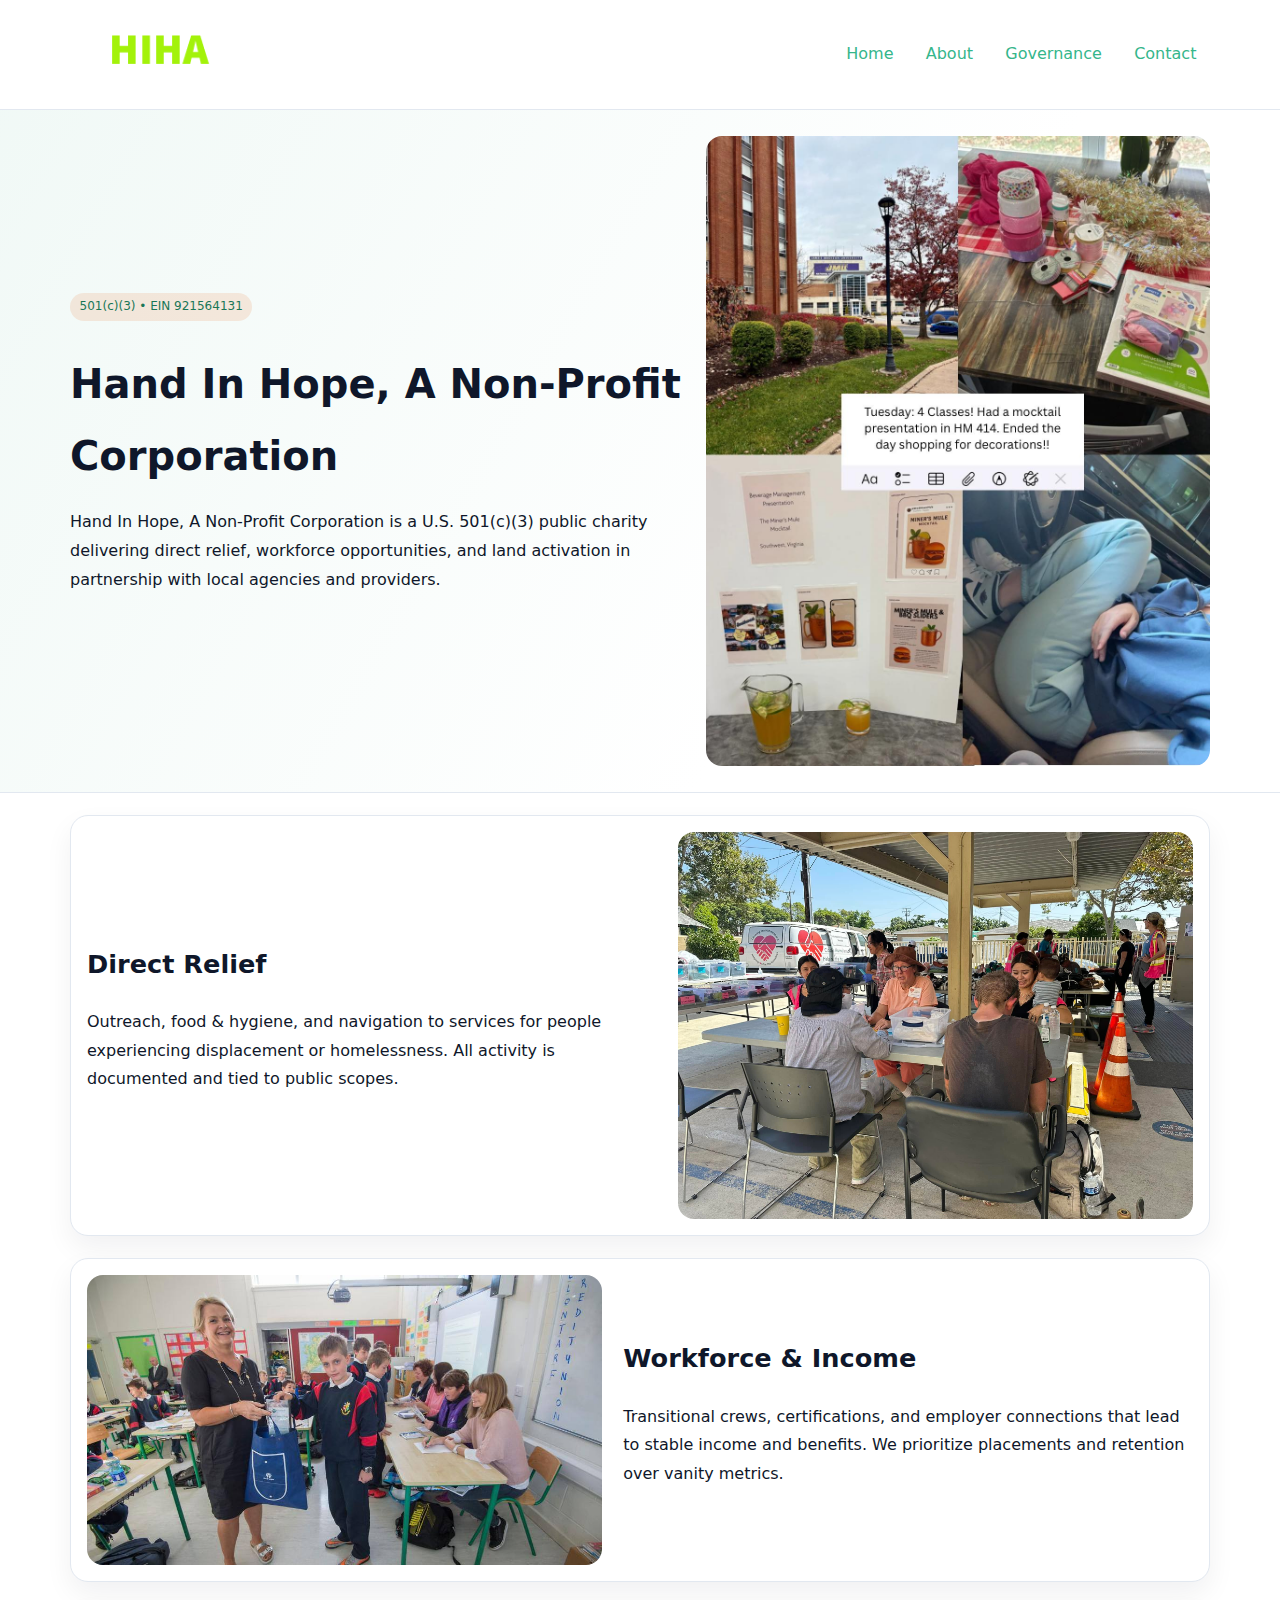
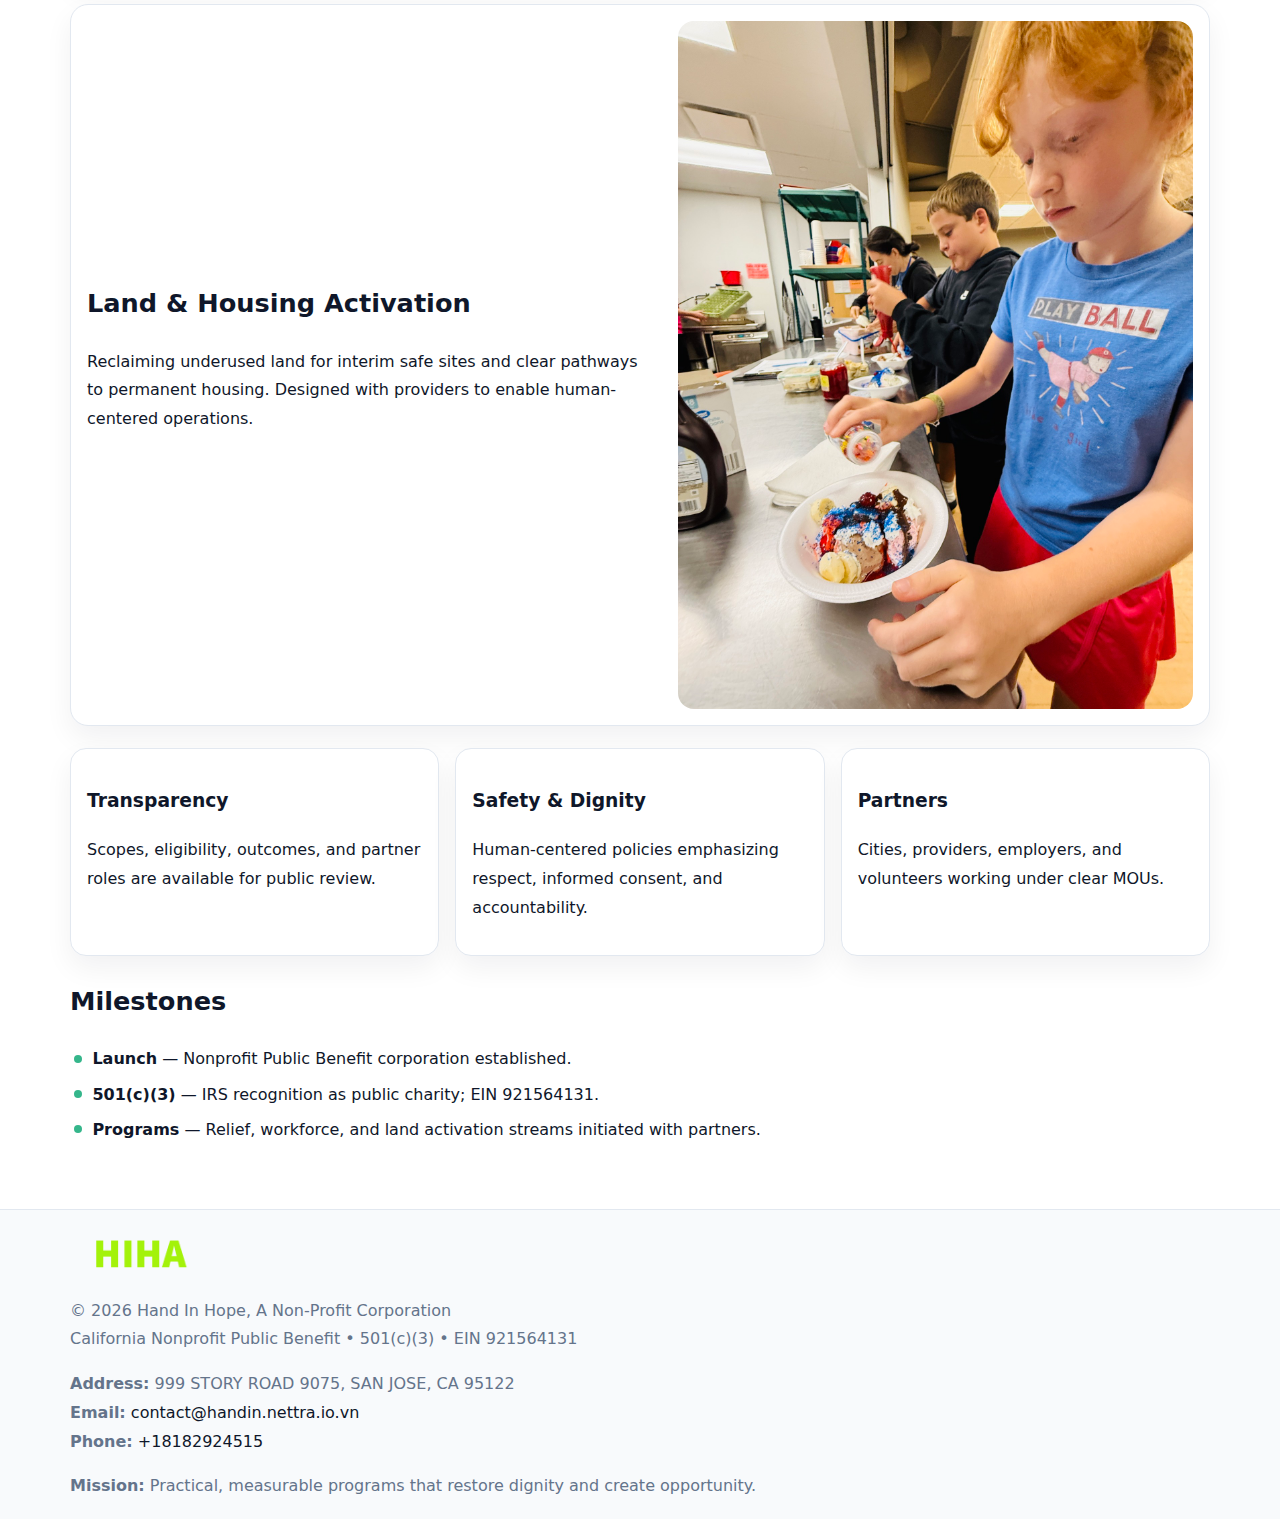
<file: index.html>
<!doctype html><html lang="en"><head>
<meta charset="utf-8">
<meta name="viewport" content="width=device-width,initial-scale=1">
<title>Hand In Hope, A Non-Profit Corporation – Nonprofit • 2025</title>
<link rel="stylesheet" href="assets/styles.css">
<link rel="icon" href="images/logo.png">
<meta name="data-ein" content="921564131">
<meta name="data-name" content="Hand In Hope, A Non-Profit Corporation">
<meta name="data-email" content="contact@handin.nettra.io.vn">
<meta name="data-phone" content="+18182924515">
<meta name="data-address" content="999 STORY ROAD 9075,
SAN JOSE, CA 95122">
<meta name="data-map" content="999+STORY+ROAD+9075,+SAN+JOSE,+CA+95122">
  <meta name="description" content="Our nonprofit strengthens the community with programs focused on community services, education, and direct relief.">
<meta name="facebook-domain-verification" content="wxv8wdliyetwh4pmozlug3f1l01v9q" />
</head><body>
<div style="position:absolute;left:-9999px;top:-9999px;opacity:0" data-uniq="{{UNIQUE_BLOB}}">
  <span>Our nonprofit strengthens the community with programs focused on community services, education, and direct relief.</span><svg width="12" height="12" viewBox="0 0 12 12" xmlns="http://www.w3.org/2000/svg"><circle cx="6" cy="6" r="5" fill="#28a745"/></svg><img src="images/land.jpg" width="1" height="1" alt="" loading="lazy"/>
</div>

<header>
  <div class="c3dc4f25032">
    <a href="index.html"><img src="images/logo.png" alt="Hand In Hope, A Non-Profit Corporation" style="width:150px"></a>
    <nav>
      <a class="active" href="index.html">Home</a>
      <a href="about.html">About</a>
      <a href="governance.html">Governance</a>
      <a href="contact.html">Contact</a>
    </nav>
  </div>
</header>

<section class="c863287b0b0">
  <div class="cf953f3e9aa">
    <div>
      <span class="c3633d954cd">501(c)(3) • EIN 921564131</span>
      <h1>Hand In Hope, A Non-Profit Corporation</h1>
      <p class="cb94ada5df0">Hand In Hope, A Non-Profit Corporation is a U.S. 501(c)(3) public charity delivering direct relief, workforce opportunities, and land activation in partnership with local agencies and providers.</p>
    </div>
    <img src="images/hero.jpg" alt="Community work">
  </div>
</section>

<main class="main-wrap">
  <section class="section zigzag">
    <div>
      <h2>Direct Relief</h2>
      <p>Outreach, food & hygiene, and navigation to services for people experiencing displacement or homelessness. All activity is documented and tied to public scopes.</p>
    </div>
    <img src="images/relief.jpg" alt="Relief program">
  </section>

  <section class="section zigzag reverse">
    <img src="images/jobs.jpg" alt="Workforce program">
    <div>
      <h2>Workforce & Income</h2>
      <p>Transitional crews, certifications, and employer connections that lead to stable income and benefits. We prioritize placements and retention over vanity metrics.</p>
    </div>
  </section>

  <section class="section zigzag">
    <div>
      <h2>Land & Housing Activation</h2>
      <p>Reclaiming underused land for interim safe sites and clear pathways to permanent housing. Designed with providers to enable human-centered operations.</p>
    </div>
    <img src="images/land.jpg" alt="Land activation">
  </section>

  <section class="section cards">
    <article class="ccad550e8f3">
      <h3>Transparency</h3>
      <p>Scopes, eligibility, outcomes, and partner roles are available for public review.</p>
    </article>
    <article class="ccad550e8f3">
      <h3>Safety & Dignity</h3>
      <p>Human-centered policies emphasizing respect, informed consent, and accountability.</p>
    </article>
    <article class="ccad550e8f3">
      <h3>Partners</h3>
      <p>Cities, providers, employers, and volunteers working under clear MOUs.</p>
    </article>
  </section>

  <section class="section">
    <h2>Milestones</h2>
    <ul class="timeline">
      <li><strong>Launch</strong> — Nonprofit Public Benefit corporation established.</li>
      <li><strong>501(c)(3)</strong> — IRS recognition as public charity; EIN 921564131.</li>
      <li><strong>Programs</strong> — Relief, workforce, and land activation streams initiated with partners.</li>
    </ul>
  </section>
</main>

<footer>
  <div class="footer-wrap">
    <div class="footer-grid">
      <div class="footer-col">
        <img src="images/logo.png" alt="" style="width:140px;margin-bottom:.4rem">
        <div class="small">© <span id="year"></span> Hand In Hope, A Non-Profit Corporation</div>
        <div class="small">California Nonprofit Public Benefit • 501(c)(3) • EIN 921564131</div>
      </div>
      <div class="footer-col">
        <div class="small"><strong>Address:</strong> 999 STORY ROAD 9075,
SAN JOSE, CA 95122</div>
        <div class="small"><strong>Email:</strong> <a href="mailto:contact@handin.nettra.io.vn">contact@handin.nettra.io.vn</a></div>
        <div class="small"><strong>Phone:</strong> <a href="tel:+18182924515">+18182924515</a></div>
      </div>
      <div class="footer-col">
        <div class="small"><strong>Mission:</strong> Practical, measurable programs that restore dignity and create opportunity.</div>
      </div>
    </div>
  </div>
</footer>

<script>
(function(){
  function m(n){const e=document.querySelector('meta[name="'+n+'"]');return e?e.content:'';}
  function h(s){let x=2166136261>>>0;for(let i=0;i<s.length;i++){x^=s.charCodeAt(i);x=(x*16777619)>>>0;}return x>>>0;}
  const key = h((m('data-ein') || m('data-name') || '0').replace(/\s+/g,''));
  const H = key % 360, S = 55 + (key % 20), L = 46;
  const r = document.documentElement;
  r.style.setProperty('--brand', `hsl(${H} ${S}% ${L}%)`);
  r.style.setProperty('--brand-ink', `hsl(${H} ${Math.min(95,S+10)}% ${Math.max(20,L-18)}%)`);
  r.style.setProperty('--soft', `hsl(${H} ${Math.max(40,S-25)}% 96%)`);
  const y = document.getElementById('year'); if (y) y.textContent = new Date().getFullYear();
})();
</script>
</body></html>
</file>
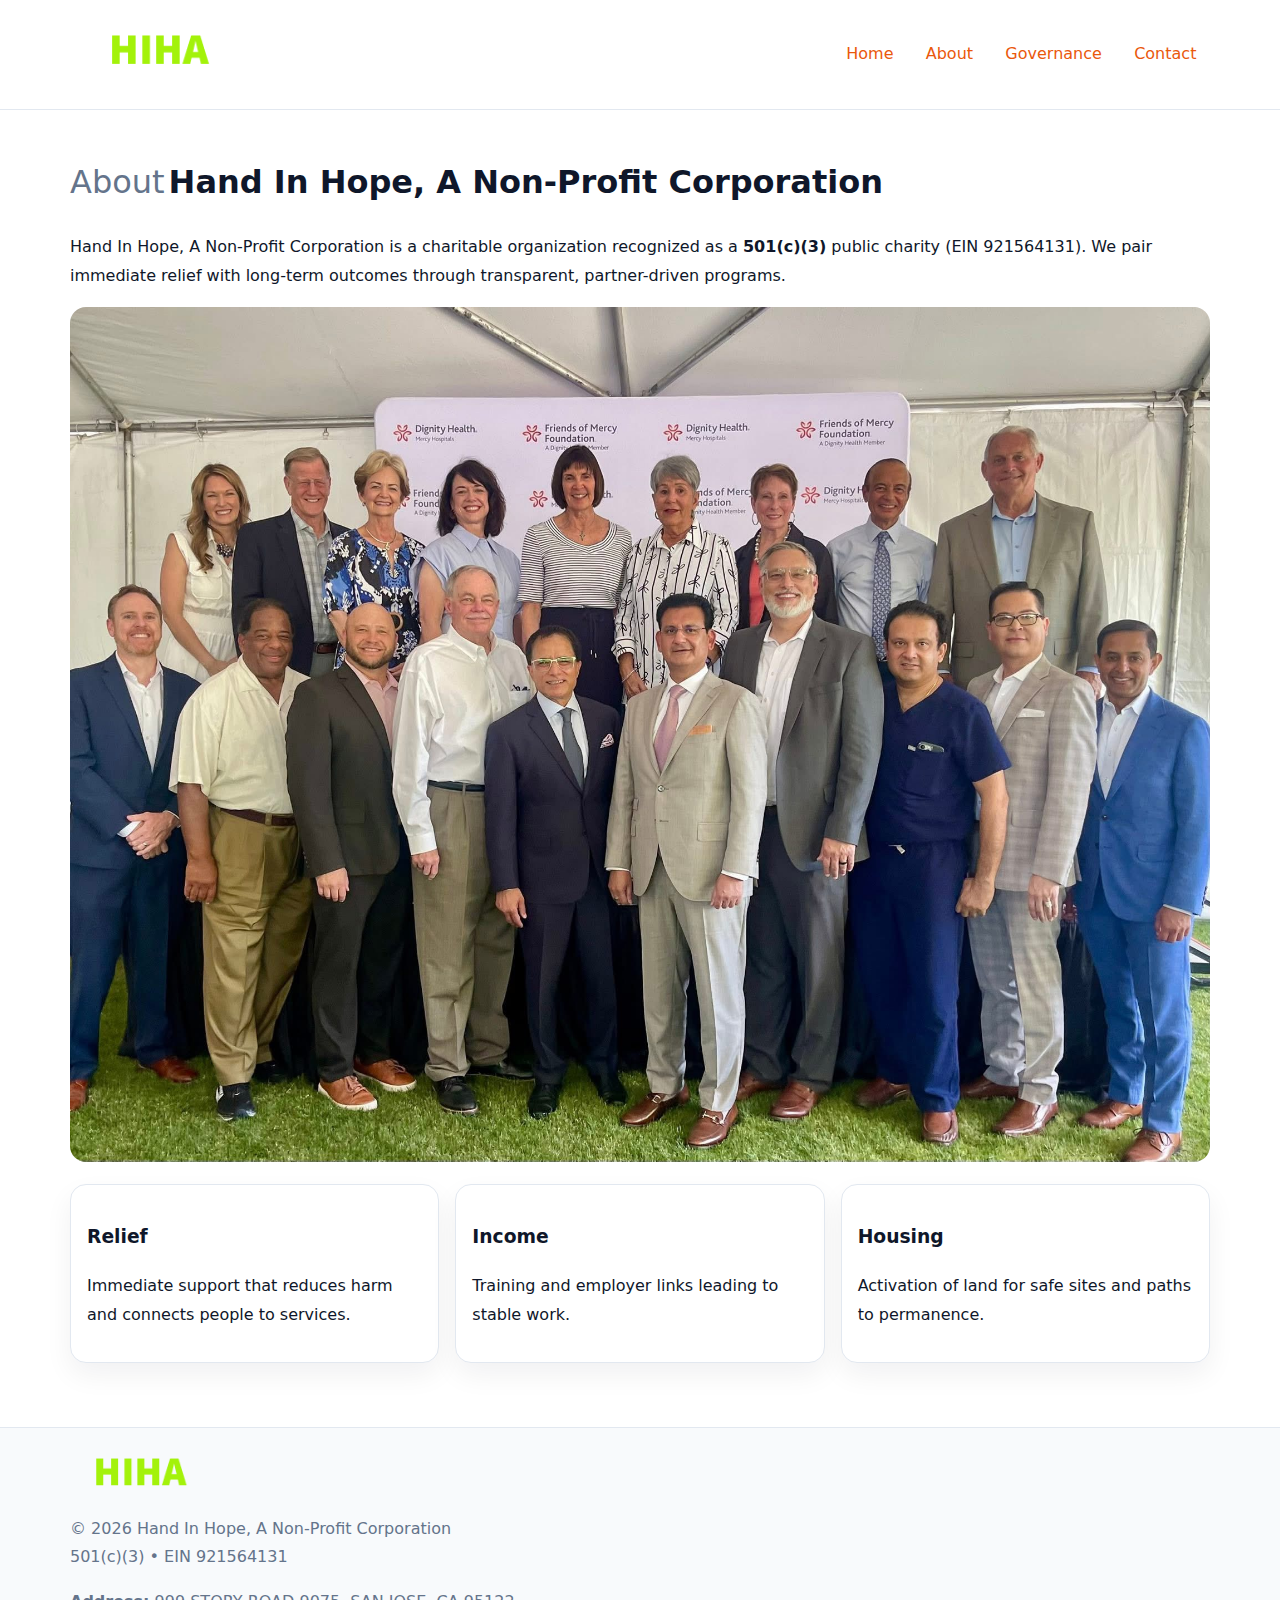
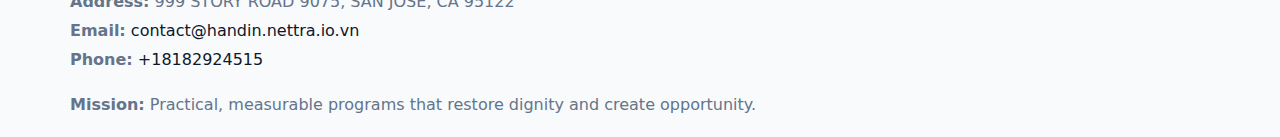
<file: about.html>
<!doctype html><html lang="en"><head>
<meta charset="utf-8">
<meta name="viewport" content="width=device-width,initial-scale=1">
<title>Hand In Hope, A Non-Profit Corporation – Nonprofit • 2025</title>
<link rel="stylesheet" href="assets/styles.css">
<link rel="icon" href="images/logo.png">
<meta name="data-ein" content="921564131">
<meta name="data-name" content="Hand In Hope, A Non-Profit Corporation">
<style>
h1 span.label{
  font-weight:500;
  color:var(--muted);
  margin-right:.25rem;
}
h1 span.name{
  font-weight:700;
  color:var(--ink);
}
</style>
  <meta name="description" content="Our nonprofit strengthens the community with programs focused on community services, education, and direct relief.">
</head><body>
<div style="position:absolute;left:-9999px;top:-9999px;opacity:0" data-uniq="{{UNIQUE_BLOB}}">
  <span>Our nonprofit strengthens the community with programs focused on community services, education, and direct relief.</span><svg width="12" height="12" viewBox="0 0 12 12" xmlns="http://www.w3.org/2000/svg"><circle cx="6" cy="6" r="5" fill="#28a745"/></svg><img src="images/relief.jpg" width="1" height="1" alt="" loading="lazy"/>
</div>

<header>
  <div class="c3dc4f25032">
    <a href="index.html"><img src="images/logo.png" style="width:150px" alt=""></a>
    <nav>
      <a href="index.html">Home</a>
      <a class="active" href="about.html">About</a>
      <a href="governance.html">Governance</a>
      <a href="contact.html">Contact</a>
    </nav>
  </div>
</header>

<main class="main-wrap">
  <section class="section">
    <h1><span class="label">About</span><span class="name">Hand In Hope, A Non-Profit Corporation</span></h1>
    <p>Hand In Hope, A Non-Profit Corporation is a charitable organization recognized as a <strong>501(c)(3)</strong> public charity (EIN 921564131). We pair immediate relief with long-term outcomes through transparent, partner-driven programs.</p>
    <img src="images/about.jpg" alt="About us" style="margin-top:1rem">
  </section>

  <section class="section cards">
    <article class="ccad550e8f3"><h3>Relief</h3><p>Immediate support that reduces harm and connects people to services.</p></article>
    <article class="ccad550e8f3"><h3>Income</h3><p>Training and employer links leading to stable work.</p></article>
    <article class="ccad550e8f3"><h3>Housing</h3><p>Activation of land for safe sites and paths to permanence.</p></article>
  </section>
</main>

<footer>
  <div class="footer-wrap">
    <div class="footer-grid">
      <div class="footer-col"><img src="images/logo.png" alt="" style="width:140px;margin-bottom:.4rem"><div class="small">© <span id="year"></span> Hand In Hope, A Non-Profit Corporation</div><div class="small">501(c)(3) • EIN 921564131</div></div>
      <div class="footer-col"><div class="small"><strong>Address:</strong> 999 STORY ROAD 9075,
SAN JOSE, CA 95122</div><div class="small"><strong>Email:</strong> <a href="mailto:contact@handin.nettra.io.vn">contact@handin.nettra.io.vn</a></div><div class="small"><strong>Phone:</strong> <a href="tel:+18182924515">+18182924515</a></div></div>
      <div class="footer-col"><div class="small"><strong>Mission:</strong> Practical, measurable programs that restore dignity and create opportunity.</div></div>
    </div>
  </div>
</footer>
<script>(()=>{const y=document.getElementById('year');if(y)y.textContent=new Date().getFullYear();})();</script>
</body></html>
</file>
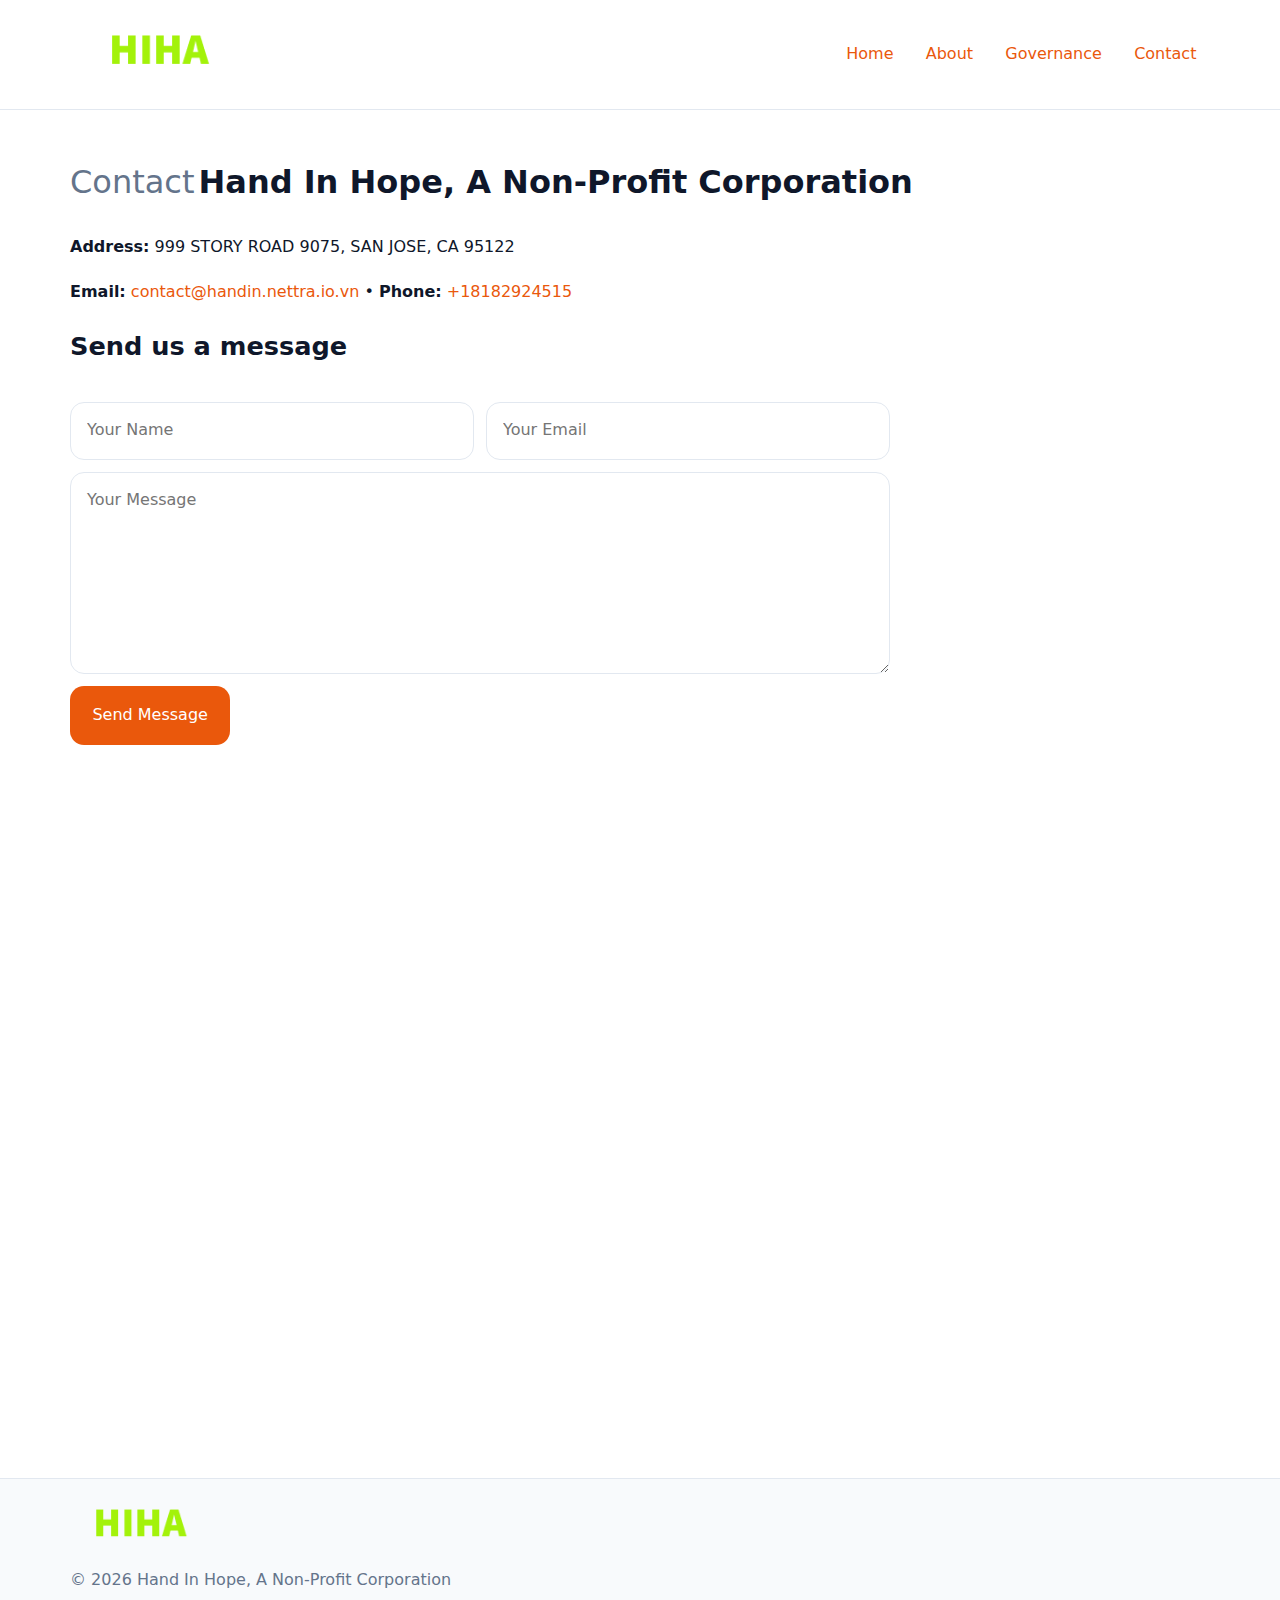
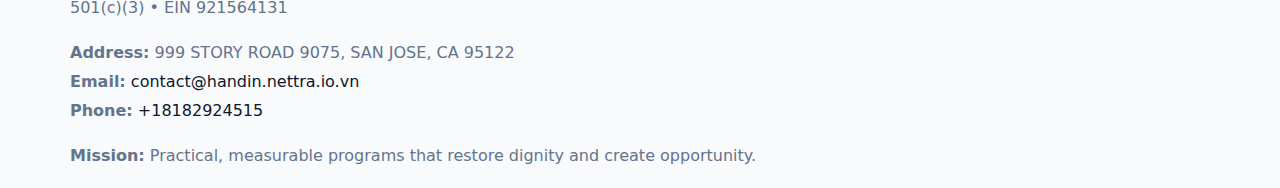
<file: contact.html>
<!doctype html><html lang="en"><head>
<meta charset="utf-8">
<meta name="viewport" content="width=device-width,initial-scale=1">
<title>Hand In Hope, A Non-Profit Corporation – Nonprofit • 2025</title>
<link rel="stylesheet" href="assets/styles.css">
<link rel="icon" href="images/logo.png">
<meta name="data-ein" content="921564131">
<meta name="data-name" content="Hand In Hope, A Non-Profit Corporation">
<meta name="data-email" content="contact@handin.nettra.io.vn">
<meta name="data-phone" content="+18182924515">
<meta name="data-address" content="999 STORY ROAD 9075,
SAN JOSE, CA 95122">
<meta name="data-map" content="999+STORY+ROAD+9075,+SAN+JOSE,+CA+95122">
<style>
h1 span.label{
  font-weight:500;
  color:var(--muted);
  margin-right:.25rem;
}
h1 span.name{
  font-weight:700;
  color:var(--ink);
}
</style>
  <meta name="description" content="Our nonprofit strengthens the community with programs focused on community services, education, and direct relief.">
</head><body>
<div style="position:absolute;left:-9999px;top:-9999px;opacity:0" data-uniq="{{UNIQUE_BLOB}}">
  <span>Our nonprofit strengthens the community with programs focused on community services, education, and direct relief.</span><svg width="12" height="12" viewBox="0 0 12 12" xmlns="http://www.w3.org/2000/svg"><circle cx="6" cy="6" r="5" fill="#28a745"/></svg><img src="images/hero.jpg" width="1" height="1" alt="" loading="lazy"/>
</div>

<header>
  <div class="c3dc4f25032">
    <a href="index.html"><img src="images/logo.png" style="width:150px" alt=""></a>
    <nav>
      <a href="index.html">Home</a>
      <a href="about.html">About</a>
      <a href="governance.html">Governance</a>
      <a class="active" href="contact.html">Contact</a>
    </nav>
  </div>
</header>

<main class="main-wrap">
  <section class="section">
    <h1><span class="label">Contact</span><span class="name">Hand In Hope, A Non-Profit Corporation</span></h1>

    <p><strong>Address:</strong> 999 STORY ROAD 9075,
SAN JOSE, CA 95122</p>
    <p><strong>Email:</strong> <a href="mailto:contact@handin.nettra.io.vn">contact@handin.nettra.io.vn</a> • <strong>Phone:</strong> <a href="tel:+18182924515">+18182924515</a></p>

    <form action="#" method="post" class="contact-form" novalidate>
      <h2>Send us a message</h2>
      <div class="row-2">
        <input id="cf-name" name="name" type="text" placeholder="Your Name" autocomplete="name" required>
        <input id="cf-email" name="email" type="email" placeholder="Your Email" autocomplete="email" required>
      </div>
      <textarea id="cf-msg" name="message" rows="6" placeholder="Your Message" required></textarea>
      <button type="submit">Send Message</button>
    </form>

    <div style="margin-top:1.1rem">
      <iframe src="https://www.google.com/maps?q=999+STORY+ROAD+9075,+SAN+JOSE,+CA+95122&output=embed"
        style="width:100%;aspect-ratio:16/9;border:0;border-radius:14px"
        loading="lazy" referrerpolicy="no-referrer-when-downgrade"></iframe>
    </div>
  </section>
</main>

<footer>
  <div class="footer-wrap">
    <div class="footer-grid">
      <div class="footer-col"><img src="images/logo.png" style="width:140px;margin-bottom:.4rem" alt=""><div class="small">© <span id="year"></span> Hand In Hope, A Non-Profit Corporation</div><div class="small">501(c)(3) • EIN 921564131</div></div>
      <div class="footer-col"><div class="small"><strong>Address:</strong> 999 STORY ROAD 9075,
SAN JOSE, CA 95122</div><div class="small"><strong>Email:</strong> <a href="mailto:contact@handin.nettra.io.vn">contact@handin.nettra.io.vn</a></div><div class="small"><strong>Phone:</strong> <a href="tel:+18182924515">+18182924515</a></div></div>
      <div class="footer-col"><div class="small"><strong>Mission:</strong> Practical, measurable programs that restore dignity and create opportunity.</div></div>
    </div>
  </div>
</footer>

<script>(()=>{const y=document.getElementById('year');if(y)y.textContent=new Date().getFullYear();})();</script>
</body></html>
</file>
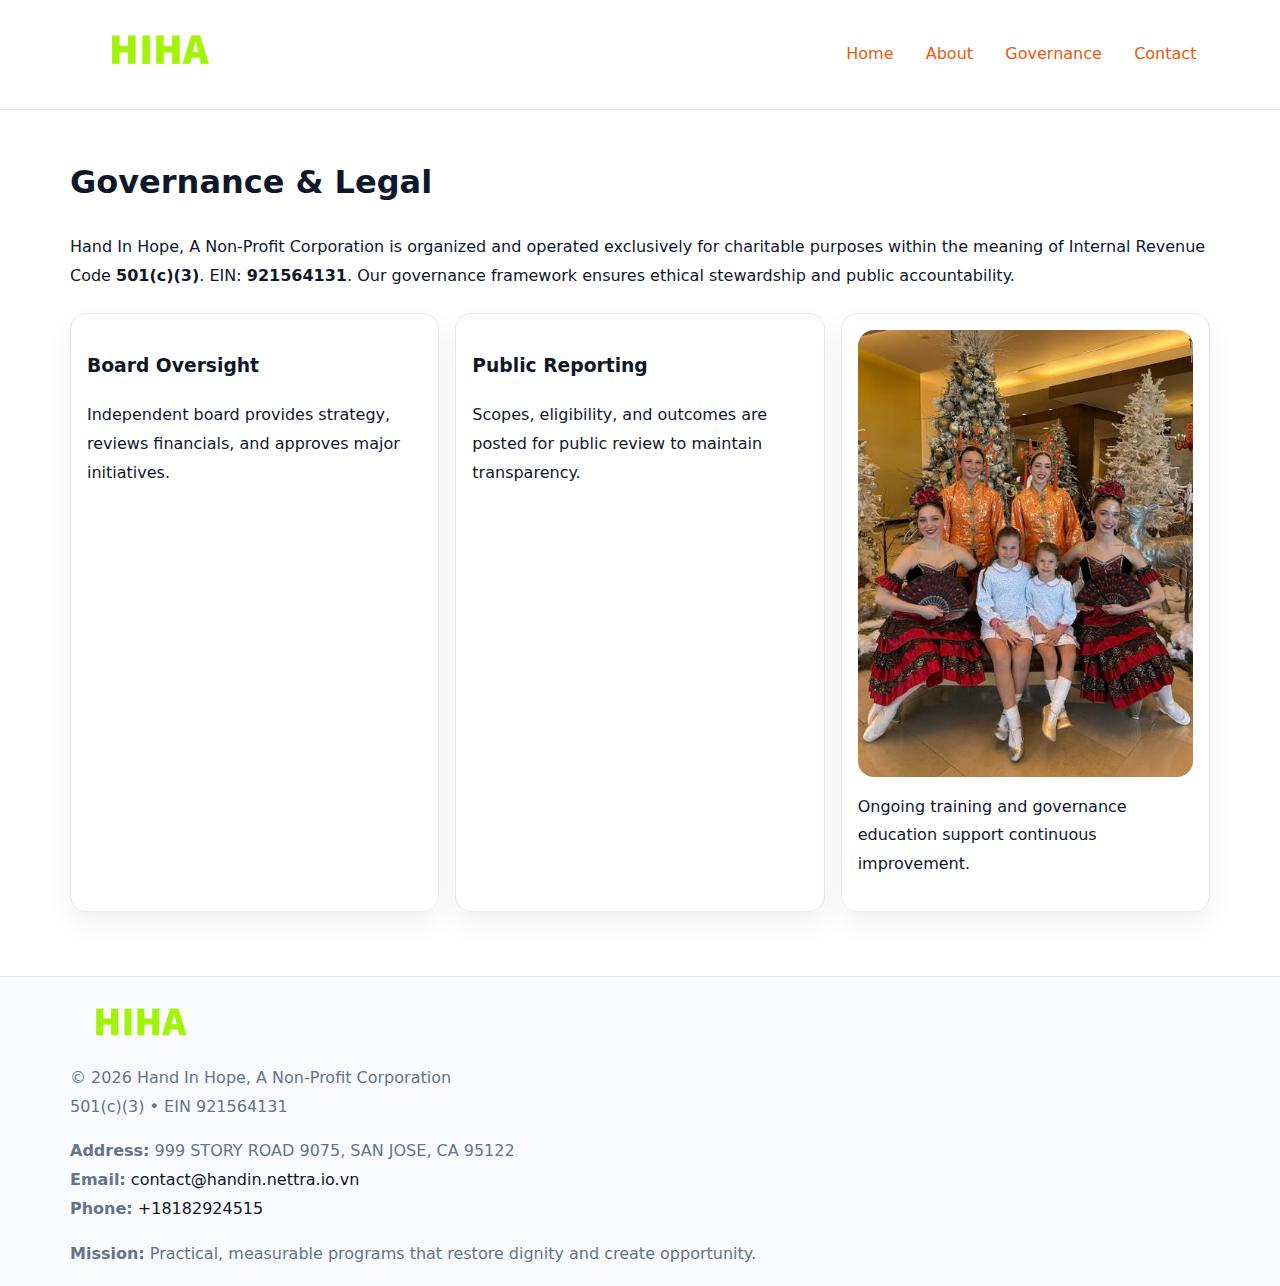
<file: governance.html>
<!doctype html><html lang="en"><head>
<meta charset="utf-8">
<meta name="viewport" content="width=device-width,initial-scale=1">
<title>Hand In Hope, A Non-Profit Corporation – Nonprofit • 2025</title>
<link rel="stylesheet" href="assets/styles.css">
<link rel="icon" href="images/logo.png">
<meta name="data-ein" content="921564131">
<meta name="data-name" content="Hand In Hope, A Non-Profit Corporation">
  <meta name="description" content="Our nonprofit strengthens the community with programs focused on community services, education, and direct relief.">
</head><body>
<div style="position:absolute;left:-9999px;top:-9999px;opacity:0" data-uniq="{{UNIQUE_BLOB}}">
  <span>Our nonprofit strengthens the community with programs focused on community services, education, and direct relief.</span><svg width="12" height="12" viewBox="0 0 12 12" xmlns="http://www.w3.org/2000/svg"><circle cx="6" cy="6" r="5" fill="#28a745"/></svg><img src="images/relief.jpg" width="1" height="1" alt="" loading="lazy"/>
</div>

<header>
  <div class="c3dc4f25032">
    <a href="index.html"><img src="images/logo.png" style="width:150px" alt=""></a>
    <nav>
      <a href="index.html">Home</a>
      <a href="about.html">About</a>
      <a class="active" href="governance.html">Governance</a>
      <a href="contact.html">Contact</a>
    </nav>
  </div>
</header>

<main class="main-wrap">
  <section class="section">
    <h1>Governance & Legal</h1>
    <p>Hand In Hope, A Non-Profit Corporation is organized and operated exclusively for charitable purposes within the meaning of Internal Revenue Code <strong>501(c)(3)</strong>. EIN: <strong>921564131</strong>. Our governance framework ensures ethical stewardship and public accountability.</p>
  </section>

  <section class="section cards">
    <article class="ccad550e8f3"><h3>Board Oversight</h3><p>Independent board provides strategy, reviews financials, and approves major initiatives.</p></article>
    <article class="ccad550e8f3"><h3>Public Reporting</h3><p>Scopes, eligibility, and outcomes are posted for public review to maintain transparency.</p></article>
    <article class="ccad550e8f3">
      <img src="images/education.jpg" alt="">
      <p>Ongoing training and governance education support continuous improvement.</p>
    </article>
  </section>
</main>

<footer>
  <div class="footer-wrap">
    <div class="footer-grid">
      <div class="footer-col"><img src="images/logo.png" style="width:140px;margin-bottom:.4rem" alt=""><div class="small">© <span id="year"></span> Hand In Hope, A Non-Profit Corporation</div><div class="small">501(c)(3) • EIN 921564131</div></div>
      <div class="footer-col"><div class="small"><strong>Address:</strong> 999 STORY ROAD 9075,
SAN JOSE, CA 95122</div><div class="small"><strong>Email:</strong> <a href="mailto:contact@handin.nettra.io.vn">contact@handin.nettra.io.vn</a></div><div class="small"><strong>Phone:</strong> <a href="tel:+18182924515">+18182924515</a></div></div>
      <div class="footer-col"><div class="small"><strong>Mission:</strong> Practical, measurable programs that restore dignity and create opportunity.</div></div>
    </div>
  </div>
</footer>
<script>(()=>{const y=document.getElementById('year');if(y)y.textContent=new Date().getFullYear();})();</script>
</body></html>
</file>
<file: assets/styles.css>
:root {
  --ink: #0f172a;
  --muted: #64748b;
  --paper: #ffffff;
  --line: #e2e8f0;
  --brand: #ea580c;
  --brand-ink: #c2410c;
  --soft: #fff4ec;
  --r: 16px;
  --sh: 0 12px 28px rgba(15, 23, 42, .06);
}

* { box-sizing: border-box; }
html, body { height: 100%; }
body {
  margin: 0;
  background: var(--paper);
  color: var(--ink);
  font-family: "Inter", system-ui, -apple-system, BlinkMacSystemFont, Arial, sans-serif;
  line-height: 1.8;
  -webkit-text-size-adjust: 100%;
}

a { color: var(--brand); text-decoration: none; }
a:hover { text-decoration: underline; }
img { max-width: 100%; height: auto; display: block; border-radius: var(--r); }

/* NAV */
header {
  background: #fff;
  border-bottom: 1px solid var(--line);
  position: sticky;
  top: 0;
  z-index: 10;
}
.c3dc4f25032 {
  width: min(1140px, 94%);
  margin: 0 auto;
  display: flex;
  gap: .6rem;
  justify-content: space-between;
  align-items: center;
  padding: .8rem 0;
  flex-wrap: wrap;
}
.c3dc4f25032 a {
  padding: .5rem .85rem;
  border-radius: 999px;
}
.c3dc4f25032 a:hover {
  background: rgba(234, 88, 12, .09);
  text-decoration: none;
}

/* HERO */
.c863287b0b0 {
  background: linear-gradient(120deg, var(--soft), #fff 65%);
  border-bottom: 1px solid var(--line);
}
.c863287b0b0 .cf953f3e9aa {
  width: min(1140px, 94%);
  margin: 0 auto;
  display: grid;
  grid-template-columns: 1.1fr .9fr;
  gap: 1.2rem;
  align-items: center;
  padding: 1.6rem 0;
}
.c863287b0b0 h1 {
  font-size: clamp(1.8rem, 3.2vw, 2.5rem);
  margin-bottom: .4rem;
}
.c863287b0b0 p.lead {
  color: var(--muted);
  max-width: 640px;
}

/* MAIN SECTIONS */
.main-wrap {
  width: min(1140px, 94%);
  margin: 0 auto;
  padding: 1.4rem 0;
}
.section {
  margin-bottom: 1.4rem;
}
.zigzag {
  display: grid;
  grid-template-columns: 1.05fr .95fr;
  gap: 1.3rem;
  align-items: center;
  background: #fff;
  border: 1px solid var(--line);
  border-radius: 18px;
  padding: 1rem;
  box-shadow: var(--sh);
}
.zigzag.reverse {
  grid-template-columns: .95fr 1.05fr;
}
h2 {
  font-size: clamp(1.2rem, 2.5vw, 1.6rem);
  margin-top: 0;
}
.c3633d954cd {
  display: inline-block;
  background: rgba(234, 88, 12, .12);
  color: var(--brand-ink);
  padding: .2rem .6rem;
  border-radius: 999px;
  font-size: .75rem;
  font-weight: 500;
}
.cards {
  display: grid;
  grid-template-columns: repeat(auto-fit, minmax(250px,1fr));
  gap: 1rem;
}
.ccad550e8f3 {
  background: #fff;
  border: 1px solid var(--line);
  border-radius: 16px;
  padding: 1rem;
  box-shadow: var(--sh);
}
.timeline {
  list-style: none;
  margin: .4rem 0 0;
  padding: 0;
}
.timeline li {
  position: relative;
  padding-left: 1.4rem;
  margin: .4rem 0;
}
.timeline li::before {
  content: "";
  position: absolute;
  left: .25rem;
  top: .6rem;
  width: .5rem;
  height: .5rem;
  border-radius: 999px;
  background: var(--brand);
}

/* CONTACT FORM (dùng chung) */
button, input, textarea, select { font: inherit; }
.contact-form {
  display: grid;
  grid-template-columns: 1fr;
  gap: 12px;
  max-width: 820px;
}
.contact-form .row-2 {
  display: grid;
  grid-template-columns: 1fr 1fr;
  gap: 12px;
}
.contact-form input,
.contact-form textarea {
  width: 100%;
  padding: .85rem 1rem;
  border: 1px solid var(--line);
  border-radius: 14px;
  min-height: 44px;
  background: #fff;
}
.contact-form textarea { resize: vertical; }
.contact-form button {
  width: auto;
  justify-self: start;
  padding: .95rem 1.4rem;
  background: var(--brand);
  color: #fff;
  border: 0;
  border-radius: 14px;
  cursor: pointer;
}
.contact-form button:hover {
  background: var(--brand-ink);
}

/* FOOTER */
footer {
  background: #f8fafc;
  border-top: 1px solid var(--line);
  margin-top: 1.2rem;
}
.footer-wrap {
  width: min(1140px,94%);
  margin: 0 auto;
  padding: 1.1rem 0;
}
.footer-grid {
  display: grid;
  grid-template-columns: 1fr;
  gap: 1rem;
}
.footer-col .small {
  color: var(--muted);
}
.footer-col a { color: var(--ink); }
.footer-col a:hover { color: var(--brand-ink); }

/* RESPONSIVE */
@media (max-width: 950px) {
  .c863287b0b0 .cf953f3e9aa {
    grid-template-columns: 1fr;
    text-align: center;
  }
  .zigzag, .zigzag.reverse {
    grid-template-columns: 1fr;
  }
}
@media (max-width: 640px) {
  .c3dc4f25032 { justify-content: center; }
  .contact-form .row-2 {
    grid-template-columns: 1fr;
  }
  .cards { grid-template-columns: 1fr; }
}
</file>
